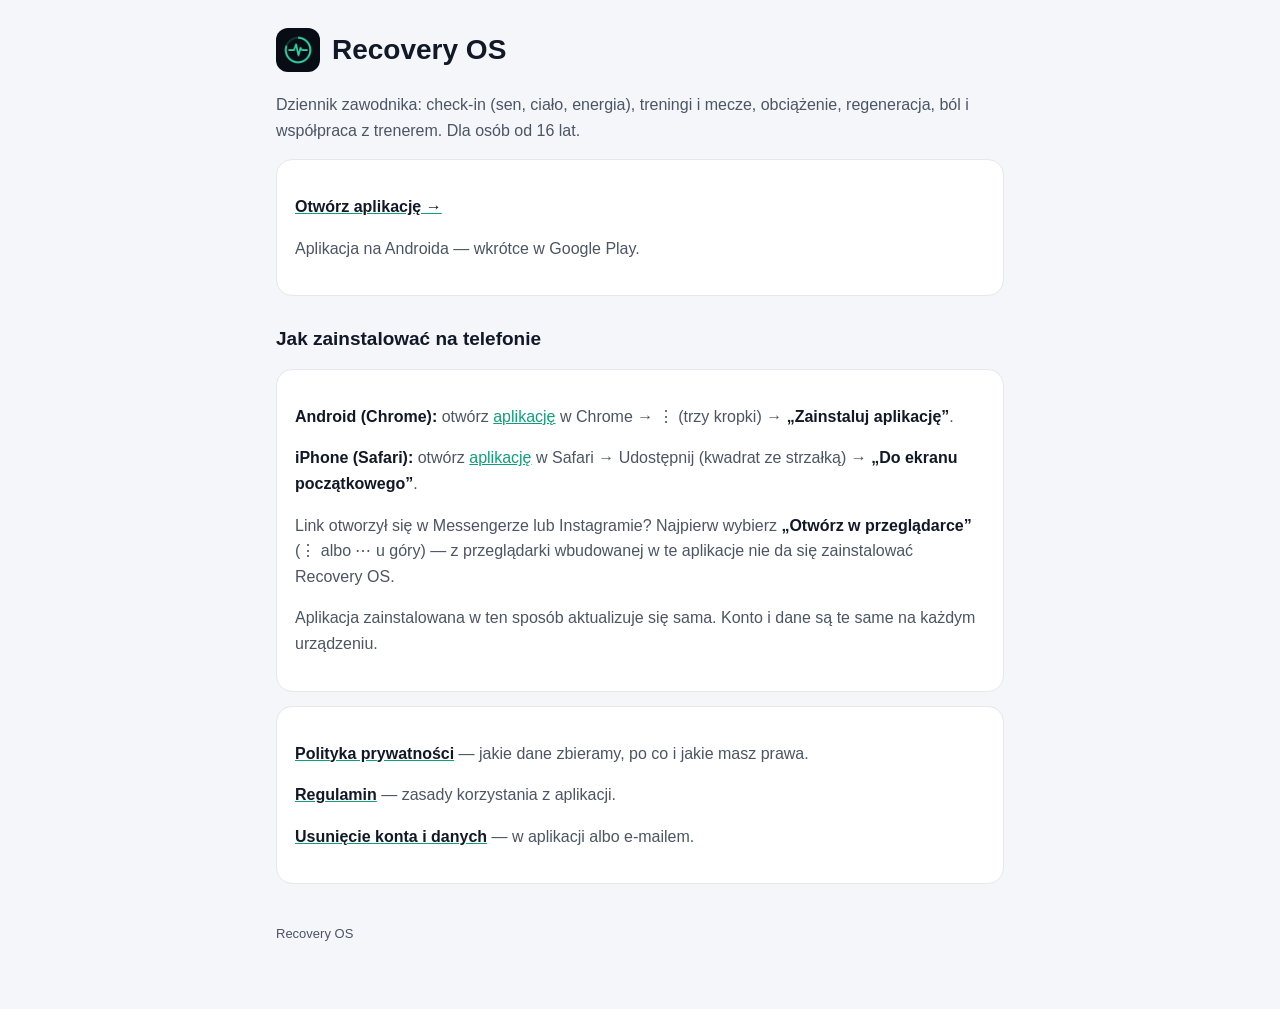
<file: index.html>
<!doctype html>
<html lang="pl">
<head>
<meta charset="utf-8"><meta name="viewport" content="width=device-width, initial-scale=1">
<title>Recovery OS</title>
<meta name="description" content="Recovery OS — dziennik zawodnika: check-in, treningi i mecze, regeneracja, ból i współpraca z trenerem.">
<link rel="stylesheet" href="styl.css"><link rel="icon" href="ikona.png">
</head>
<body><main>
<header><img src="ikona.png" alt=""><h1>Recovery OS</h1></header>
<p>Dziennik zawodnika: check-in (sen, ciało, energia), treningi i mecze, obciążenie, regeneracja, ból i współpraca z trenerem. Dla osób od 16 lat.</p>
<div class="card">
  <p><a href="app/"><strong>Otwórz aplikację →</strong></a></p>
  <p>Aplikacja na Androida — wkrótce w Google Play.</p>
</div>
<h2>Jak zainstalować na telefonie</h2>
<div class="card">
  <p><strong>Android (Chrome):</strong> otwórz <a href="app/">aplikację</a> w Chrome → ⋮ (trzy kropki) → <strong>„Zainstaluj aplikację”</strong>.</p>
  <p><strong>iPhone (Safari):</strong> otwórz <a href="app/">aplikację</a> w Safari → Udostępnij (kwadrat ze strzałką) → <strong>„Do ekranu początkowego”</strong>.</p>
  <p>Link otworzył się w Messengerze lub Instagramie? Najpierw wybierz <strong>„Otwórz w przeglądarce”</strong> (⋮ albo ⋯ u góry) — z przeglądarki wbudowanej w te aplikacje nie da się zainstalować Recovery OS.</p>
  <p>Aplikacja zainstalowana w ten sposób aktualizuje się sama. Konto i dane są te same na każdym urządzeniu.</p>
</div>
<div class="card">
  <p><a href="polityka-prywatnosci.html"><strong>Polityka prywatności</strong></a> — jakie dane zbieramy, po co i jakie masz prawa.</p>
  <p><a href="regulamin.html"><strong>Regulamin</strong></a> — zasady korzystania z aplikacji.</p>
  <p><a href="usun-konto.html"><strong>Usunięcie konta i danych</strong></a> — w aplikacji albo e-mailem.</p>
</div>
<footer>Recovery OS</footer>
</main></body>
</html>
</file>
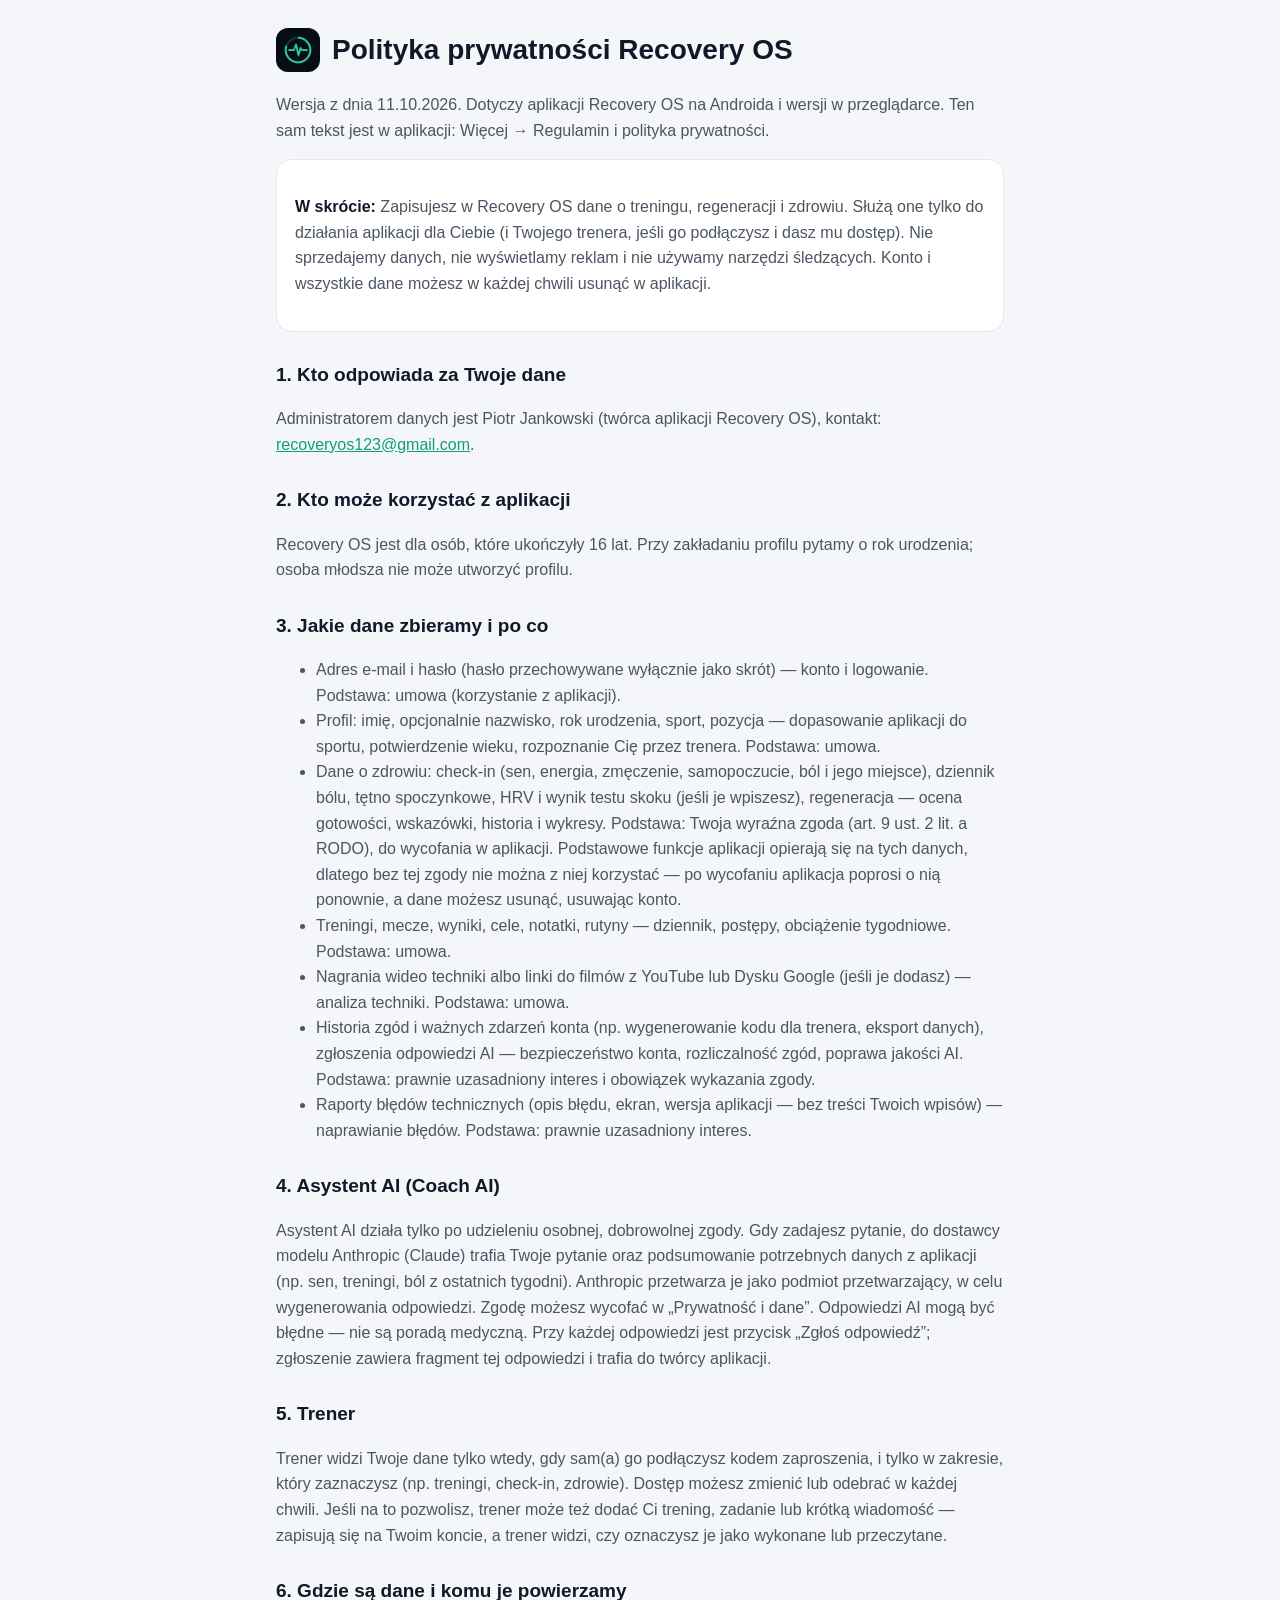
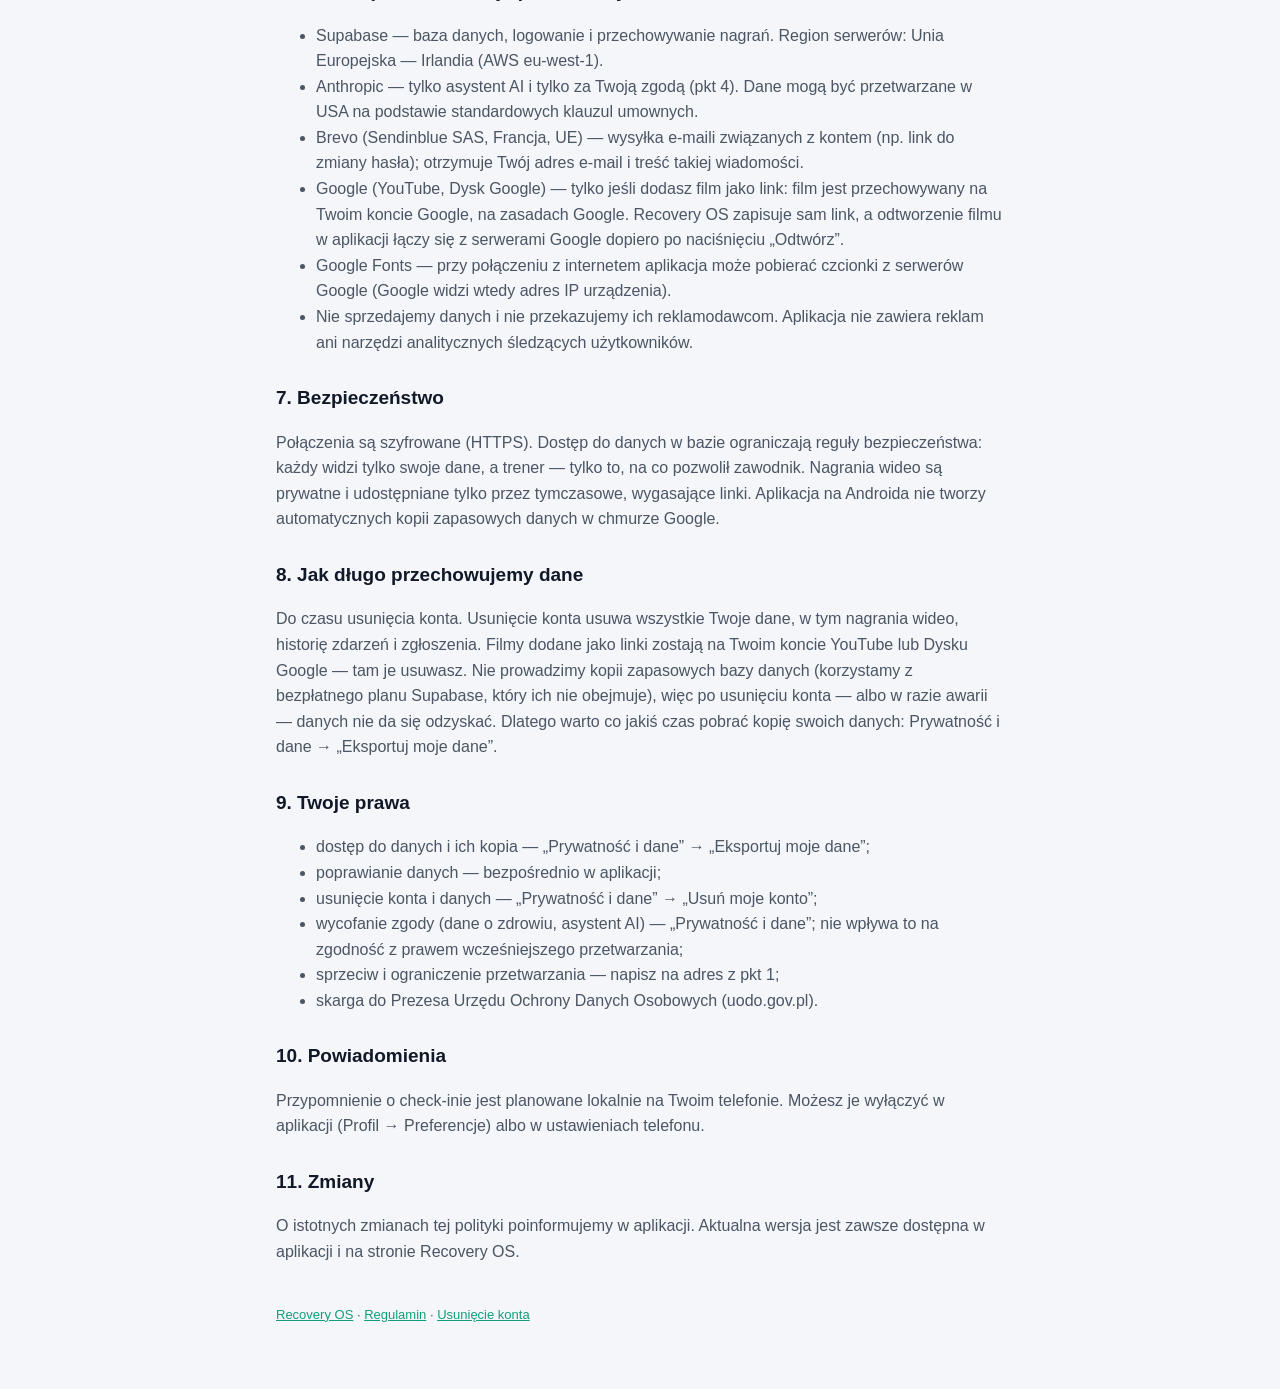
<file: polityka-prywatnosci.html>
<!doctype html>
<html lang="pl">
<head>
<meta charset="utf-8"><meta name="viewport" content="width=device-width, initial-scale=1">
<title>Polityka prywatności — Recovery OS</title>
<link rel="stylesheet" href="styl.css"><link rel="icon" href="ikona.png">
</head>
<body><main>
<!-- Plik wygenerowany przez wydania/generuj-dokumenty.py z tekstu w aplikacji. Nie edytuj ręcznie — zmień tekst w aplikacji i wygeneruj ponownie. -->
<header><img src="ikona.png" alt=""><h1>Polityka prywatności Recovery OS</h1></header>
<p>Wersja z dnia 11.10.2026. Dotyczy aplikacji Recovery OS na Androida i wersji w przeglądarce. Ten sam tekst jest w aplikacji: Więcej → Regulamin i polityka prywatności.</p>
<div class="card">
<p><strong>W skrócie:</strong> Zapisujesz w Recovery OS dane o treningu, regeneracji i zdrowiu. Służą one tylko do działania aplikacji dla Ciebie (i Twojego trenera, jeśli go podłączysz i dasz mu dostęp). Nie sprzedajemy danych, nie wyświetlamy reklam i nie używamy narzędzi śledzących. Konto i wszystkie dane możesz w każdej chwili usunąć w aplikacji.</p>
</div>
<section>
<h2>1. Kto odpowiada za Twoje dane</h2>
<p>Administratorem danych jest Piotr Jankowski (twórca aplikacji Recovery OS), kontakt: <a href="mailto:recoveryos123@gmail.com">recoveryos123@gmail.com</a>.</p>
</section>
<section>
<h2>2. Kto może korzystać z aplikacji</h2>
<p>Recovery OS jest dla osób, które ukończyły 16 lat. Przy zakładaniu profilu pytamy o rok urodzenia; osoba młodsza nie może utworzyć profilu.</p>
</section>
<section>
<h2>3. Jakie dane zbieramy i po co</h2>
<ul>
<li>Adres e-mail i hasło (hasło przechowywane wyłącznie jako skrót) — konto i logowanie. Podstawa: umowa (korzystanie z aplikacji).</li>
<li>Profil: imię, opcjonalnie nazwisko, rok urodzenia, sport, pozycja — dopasowanie aplikacji do sportu, potwierdzenie wieku, rozpoznanie Cię przez trenera. Podstawa: umowa.</li>
<li>Dane o zdrowiu: check-in (sen, energia, zmęczenie, samopoczucie, ból i jego miejsce), dziennik bólu, tętno spoczynkowe, HRV i wynik testu skoku (jeśli je wpiszesz), regeneracja — ocena gotowości, wskazówki, historia i wykresy. Podstawa: Twoja wyraźna zgoda (art. 9 ust. 2 lit. a RODO), do wycofania w aplikacji. Podstawowe funkcje aplikacji opierają się na tych danych, dlatego bez tej zgody nie można z niej korzystać — po wycofaniu aplikacja poprosi o nią ponownie, a dane możesz usunąć, usuwając konto.</li>
<li>Treningi, mecze, wyniki, cele, notatki, rutyny — dziennik, postępy, obciążenie tygodniowe. Podstawa: umowa.</li>
<li>Nagrania wideo techniki albo linki do filmów z YouTube lub Dysku Google (jeśli je dodasz) — analiza techniki. Podstawa: umowa.</li>
<li>Historia zgód i ważnych zdarzeń konta (np. wygenerowanie kodu dla trenera, eksport danych), zgłoszenia odpowiedzi AI — bezpieczeństwo konta, rozliczalność zgód, poprawa jakości AI. Podstawa: prawnie uzasadniony interes i obowiązek wykazania zgody.</li>
<li>Raporty błędów technicznych (opis błędu, ekran, wersja aplikacji — bez treści Twoich wpisów) — naprawianie błędów. Podstawa: prawnie uzasadniony interes.</li>
</ul>
</section>
<section>
<h2>4. Asystent AI (Coach AI)</h2>
<p>Asystent AI działa tylko po udzieleniu osobnej, dobrowolnej zgody. Gdy zadajesz pytanie, do dostawcy modelu Anthropic (Claude) trafia Twoje pytanie oraz podsumowanie potrzebnych danych z aplikacji (np. sen, treningi, ból z ostatnich tygodni). Anthropic przetwarza je jako podmiot przetwarzający, w celu wygenerowania odpowiedzi. Zgodę możesz wycofać w „Prywatność i dane”. Odpowiedzi AI mogą być błędne — nie są poradą medyczną. Przy każdej odpowiedzi jest przycisk „Zgłoś odpowiedź”; zgłoszenie zawiera fragment tej odpowiedzi i trafia do twórcy aplikacji.</p>
</section>
<section>
<h2>5. Trener</h2>
<p>Trener widzi Twoje dane tylko wtedy, gdy sam(a) go podłączysz kodem zaproszenia, i tylko w zakresie, który zaznaczysz (np. treningi, check-in, zdrowie). Dostęp możesz zmienić lub odebrać w każdej chwili. Jeśli na to pozwolisz, trener może też dodać Ci trening, zadanie lub krótką wiadomość — zapisują się na Twoim koncie, a trener widzi, czy oznaczysz je jako wykonane lub przeczytane.</p>
</section>
<section>
<h2>6. Gdzie są dane i komu je powierzamy</h2>
<ul>
<li>Supabase — baza danych, logowanie i przechowywanie nagrań. Region serwerów: Unia Europejska — Irlandia (AWS eu-west-1).</li>
<li>Anthropic — tylko asystent AI i tylko za Twoją zgodą (pkt 4). Dane mogą być przetwarzane w USA na podstawie standardowych klauzul umownych.</li>
<li>Brevo (Sendinblue SAS, Francja, UE) — wysyłka e-maili związanych z kontem (np. link do zmiany hasła); otrzymuje Twój adres e-mail i treść takiej wiadomości.</li>
<li>Google (YouTube, Dysk Google) — tylko jeśli dodasz film jako link: film jest przechowywany na Twoim koncie Google, na zasadach Google. Recovery OS zapisuje sam link, a odtworzenie filmu w aplikacji łączy się z serwerami Google dopiero po naciśnięciu „Odtwórz”.</li>
<li>Google Fonts — przy połączeniu z internetem aplikacja może pobierać czcionki z serwerów Google (Google widzi wtedy adres IP urządzenia).</li>
<li>Nie sprzedajemy danych i nie przekazujemy ich reklamodawcom. Aplikacja nie zawiera reklam ani narzędzi analitycznych śledzących użytkowników.</li>
</ul>
</section>
<section>
<h2>7. Bezpieczeństwo</h2>
<p>Połączenia są szyfrowane (HTTPS). Dostęp do danych w bazie ograniczają reguły bezpieczeństwa: każdy widzi tylko swoje dane, a trener — tylko to, na co pozwolił zawodnik. Nagrania wideo są prywatne i udostępniane tylko przez tymczasowe, wygasające linki. Aplikacja na Androida nie tworzy automatycznych kopii zapasowych danych w chmurze Google.</p>
</section>
<section>
<h2>8. Jak długo przechowujemy dane</h2>
<p>Do czasu usunięcia konta. Usunięcie konta usuwa wszystkie Twoje dane, w tym nagrania wideo, historię zdarzeń i zgłoszenia. Filmy dodane jako linki zostają na Twoim koncie YouTube lub Dysku Google — tam je usuwasz. Nie prowadzimy kopii zapasowych bazy danych (korzystamy z bezpłatnego planu Supabase, który ich nie obejmuje), więc po usunięciu konta — albo w razie awarii — danych nie da się odzyskać. Dlatego warto co jakiś czas pobrać kopię swoich danych: Prywatność i dane → „Eksportuj moje dane”.</p>
</section>
<section>
<h2>9. Twoje prawa</h2>
<ul>
<li>dostęp do danych i ich kopia — „Prywatność i dane” → „Eksportuj moje dane”;</li>
<li>poprawianie danych — bezpośrednio w aplikacji;</li>
<li>usunięcie konta i danych — „Prywatność i dane” → „Usuń moje konto”;</li>
<li>wycofanie zgody (dane o zdrowiu, asystent AI) — „Prywatność i dane”; nie wpływa to na zgodność z prawem wcześniejszego przetwarzania;</li>
<li>sprzeciw i ograniczenie przetwarzania — napisz na adres z pkt 1;</li>
<li>skarga do Prezesa Urzędu Ochrony Danych Osobowych (uodo.gov.pl).</li>
</ul>
</section>
<section>
<h2>10. Powiadomienia</h2>
<p>Przypomnienie o check-inie jest planowane lokalnie na Twoim telefonie. Możesz je wyłączyć w aplikacji (Profil → Preferencje) albo w ustawieniach telefonu.</p>
</section>
<section>
<h2>11. Zmiany</h2>
<p>O istotnych zmianach tej polityki poinformujemy w aplikacji. Aktualna wersja jest zawsze dostępna w aplikacji i na stronie Recovery OS.</p>
</section>
<footer><a href="index.html">Recovery OS</a> · <a href="regulamin.html">Regulamin</a> · <a href="usun-konto.html">Usunięcie konta</a></footer>
</main></body>
</html>
</file>
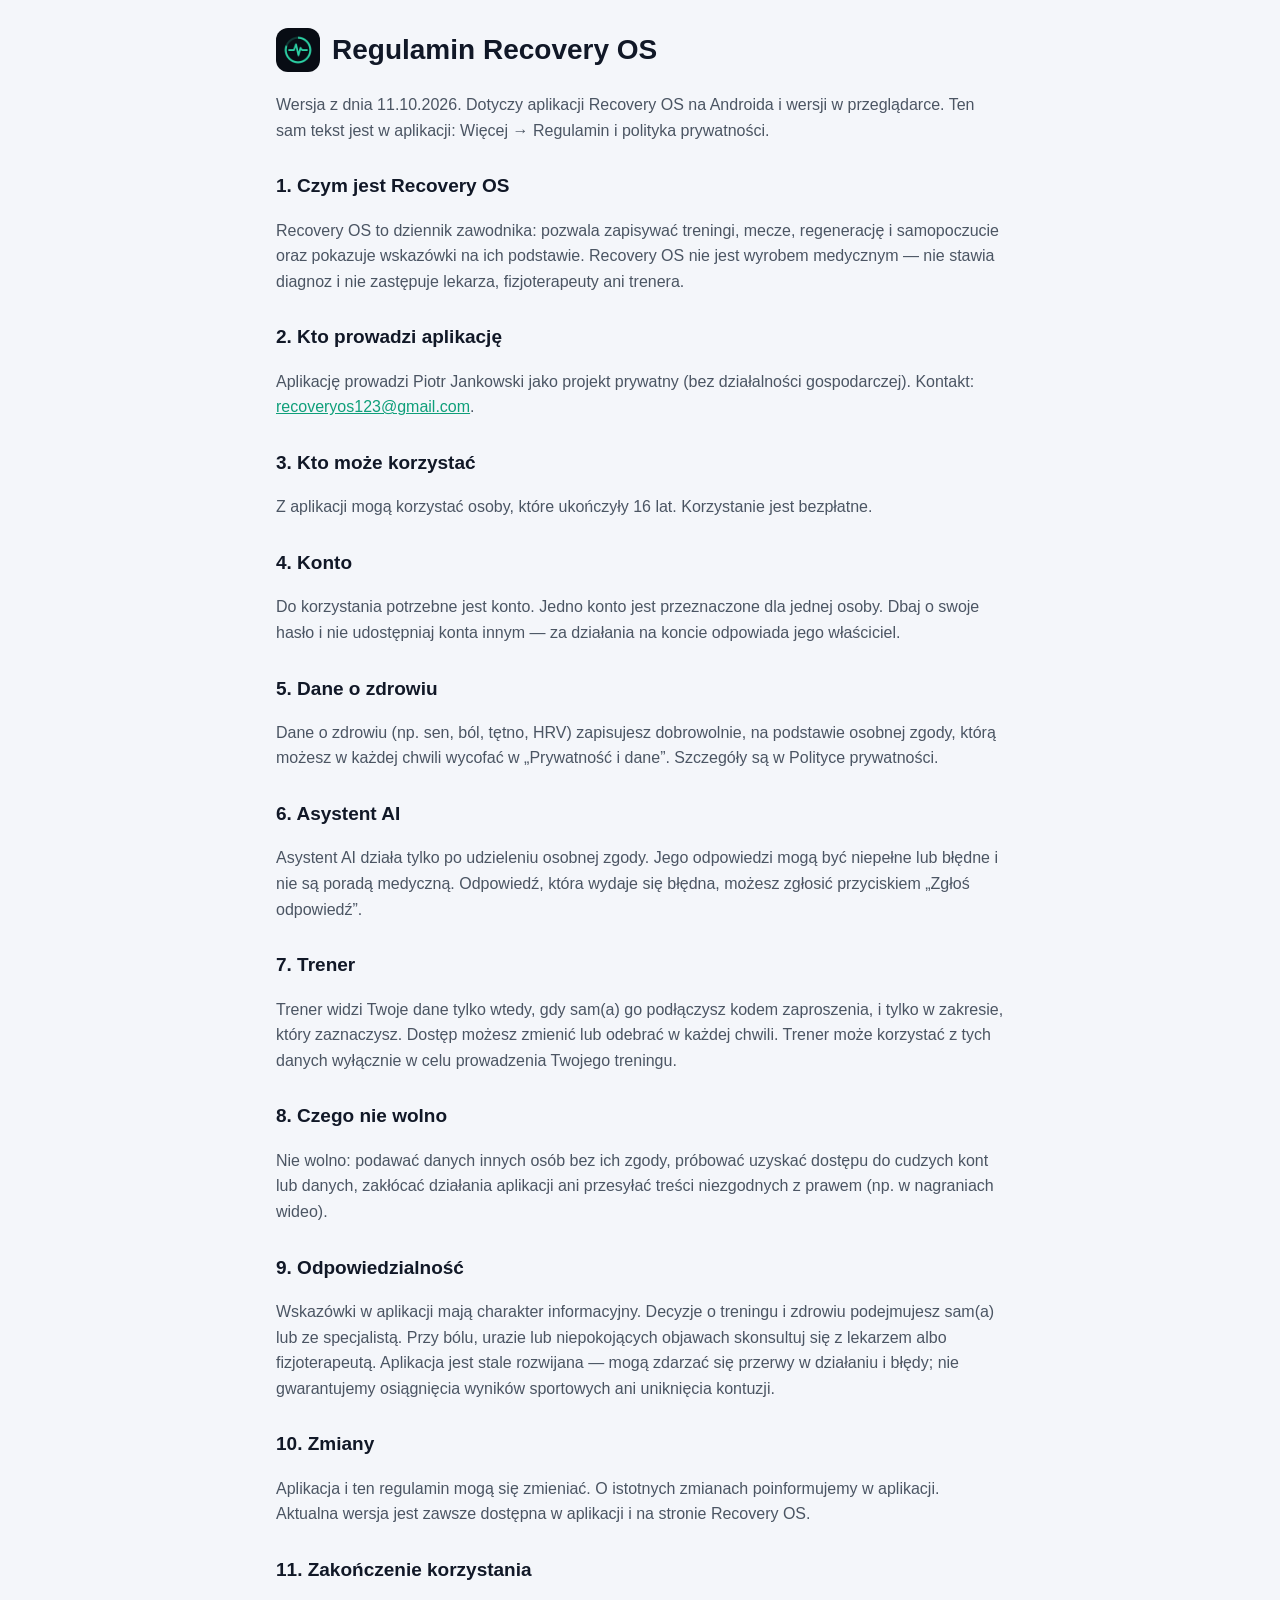
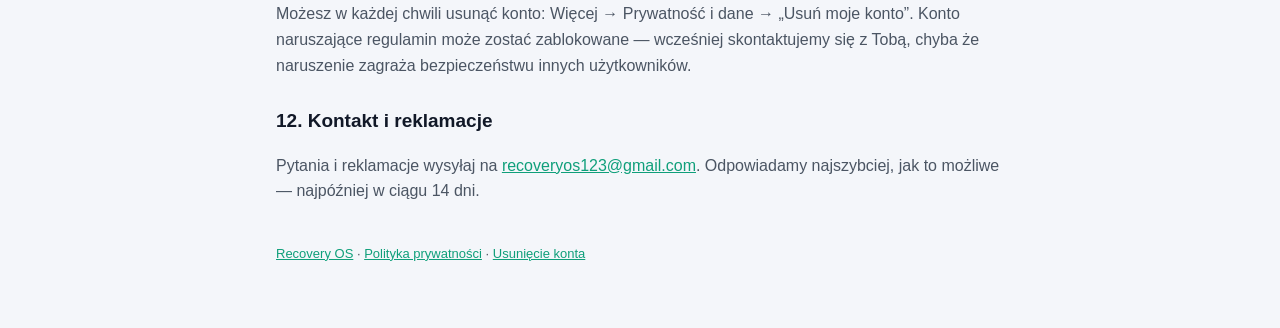
<file: regulamin.html>
<!doctype html>
<html lang="pl">
<head>
<meta charset="utf-8"><meta name="viewport" content="width=device-width, initial-scale=1">
<title>Regulamin — Recovery OS</title>
<link rel="stylesheet" href="styl.css"><link rel="icon" href="ikona.png">
</head>
<body><main>
<!-- Plik wygenerowany przez wydania/generuj-dokumenty.py z tekstu w aplikacji. Nie edytuj ręcznie — zmień tekst w aplikacji i wygeneruj ponownie. -->
<header><img src="ikona.png" alt=""><h1>Regulamin Recovery OS</h1></header>
<p>Wersja z dnia 11.10.2026. Dotyczy aplikacji Recovery OS na Androida i wersji w przeglądarce. Ten sam tekst jest w aplikacji: Więcej → Regulamin i polityka prywatności.</p>
<section>
<h2>1. Czym jest Recovery OS</h2>
<p>Recovery OS to dziennik zawodnika: pozwala zapisywać treningi, mecze, regenerację i samopoczucie oraz pokazuje wskazówki na ich podstawie. Recovery OS nie jest wyrobem medycznym — nie stawia diagnoz i nie zastępuje lekarza, fizjoterapeuty ani trenera.</p>
</section>
<section>
<h2>2. Kto prowadzi aplikację</h2>
<p>Aplikację prowadzi Piotr Jankowski jako projekt prywatny (bez działalności gospodarczej). Kontakt: <a href="mailto:recoveryos123@gmail.com">recoveryos123@gmail.com</a>.</p>
</section>
<section>
<h2>3. Kto może korzystać</h2>
<p>Z aplikacji mogą korzystać osoby, które ukończyły 16 lat. Korzystanie jest bezpłatne.</p>
</section>
<section>
<h2>4. Konto</h2>
<p>Do korzystania potrzebne jest konto. Jedno konto jest przeznaczone dla jednej osoby. Dbaj o swoje hasło i nie udostępniaj konta innym — za działania na koncie odpowiada jego właściciel.</p>
</section>
<section>
<h2>5. Dane o zdrowiu</h2>
<p>Dane o zdrowiu (np. sen, ból, tętno, HRV) zapisujesz dobrowolnie, na podstawie osobnej zgody, którą możesz w każdej chwili wycofać w „Prywatność i dane”. Szczegóły są w Polityce prywatności.</p>
</section>
<section>
<h2>6. Asystent AI</h2>
<p>Asystent AI działa tylko po udzieleniu osobnej zgody. Jego odpowiedzi mogą być niepełne lub błędne i nie są poradą medyczną. Odpowiedź, która wydaje się błędna, możesz zgłosić przyciskiem „Zgłoś odpowiedź”.</p>
</section>
<section>
<h2>7. Trener</h2>
<p>Trener widzi Twoje dane tylko wtedy, gdy sam(a) go podłączysz kodem zaproszenia, i tylko w zakresie, który zaznaczysz. Dostęp możesz zmienić lub odebrać w każdej chwili. Trener może korzystać z tych danych wyłącznie w celu prowadzenia Twojego treningu.</p>
</section>
<section>
<h2>8. Czego nie wolno</h2>
<p>Nie wolno: podawać danych innych osób bez ich zgody, próbować uzyskać dostępu do cudzych kont lub danych, zakłócać działania aplikacji ani przesyłać treści niezgodnych z prawem (np. w nagraniach wideo).</p>
</section>
<section>
<h2>9. Odpowiedzialność</h2>
<p>Wskazówki w aplikacji mają charakter informacyjny. Decyzje o treningu i zdrowiu podejmujesz sam(a) lub ze specjalistą. Przy bólu, urazie lub niepokojących objawach skonsultuj się z lekarzem albo fizjoterapeutą. Aplikacja jest stale rozwijana — mogą zdarzać się przerwy w działaniu i błędy; nie gwarantujemy osiągnięcia wyników sportowych ani uniknięcia kontuzji.</p>
</section>
<section>
<h2>10. Zmiany</h2>
<p>Aplikacja i ten regulamin mogą się zmieniać. O istotnych zmianach poinformujemy w aplikacji. Aktualna wersja jest zawsze dostępna w aplikacji i na stronie Recovery OS.</p>
</section>
<section>
<h2>11. Zakończenie korzystania</h2>
<p>Możesz w każdej chwili usunąć konto: Więcej → Prywatność i dane → „Usuń moje konto”. Konto naruszające regulamin może zostać zablokowane — wcześniej skontaktujemy się z Tobą, chyba że naruszenie zagraża bezpieczeństwu innych użytkowników.</p>
</section>
<section>
<h2>12. Kontakt i reklamacje</h2>
<p>Pytania i reklamacje wysyłaj na <a href="mailto:recoveryos123@gmail.com">recoveryos123@gmail.com</a>. Odpowiadamy najszybciej, jak to możliwe — najpóźniej w ciągu 14 dni.</p>
</section>
<footer><a href="index.html">Recovery OS</a> · <a href="polityka-prywatnosci.html">Polityka prywatności</a> · <a href="usun-konto.html">Usunięcie konta</a></footer>
</main></body>
</html>
</file>
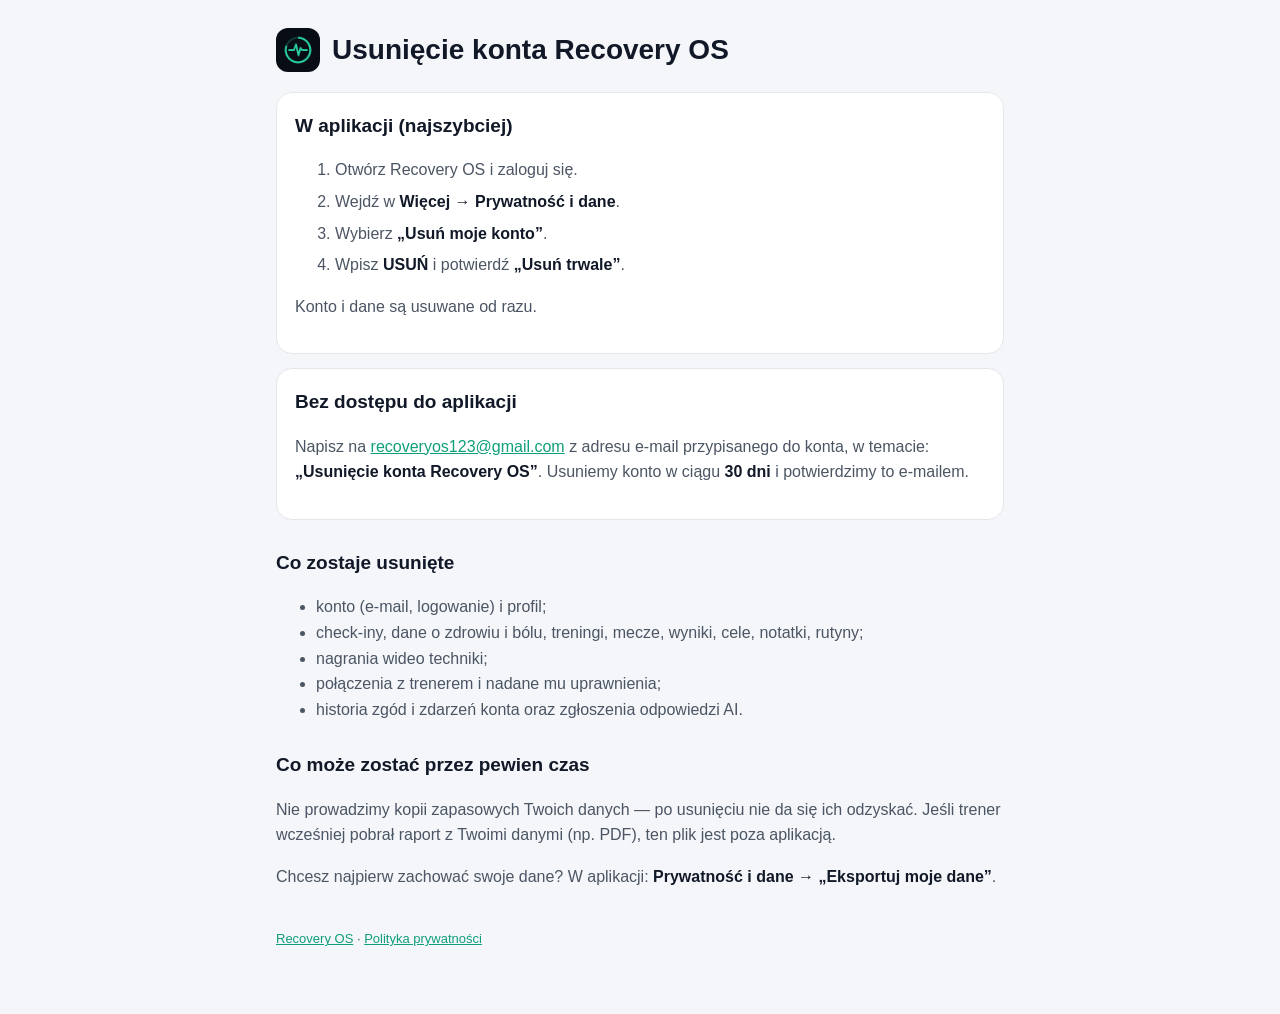
<file: usun-konto.html>
<!doctype html>
<html lang="pl">
<head>
<meta charset="utf-8"><meta name="viewport" content="width=device-width, initial-scale=1">
<title>Usunięcie konta — Recovery OS</title>
<link rel="stylesheet" href="styl.css"><link rel="icon" href="ikona.png">
</head>
<body><main>
<header><img src="ikona.png" alt=""><h1>Usunięcie konta Recovery OS</h1></header>

<div class="card">
<h2 style="margin-top:0">W aplikacji (najszybciej)</h2>
<ol>
<li>Otwórz Recovery OS i zaloguj się.</li>
<li>Wejdź w <strong>Więcej → Prywatność i dane</strong>.</li>
<li>Wybierz <strong>„Usuń moje konto”</strong>.</li>
<li>Wpisz <strong>USUŃ</strong> i potwierdź <strong>„Usuń trwale”</strong>.</li>
</ol>
<p>Konto i dane są usuwane od razu.</p>
</div>

<div class="card">
<h2 style="margin-top:0">Bez dostępu do aplikacji</h2>
<p>Napisz na <a href="mailto:recoveryos123@gmail.com">recoveryos123@gmail.com</a> z adresu e-mail przypisanego do konta,
w temacie: <strong>„Usunięcie konta Recovery OS”</strong>. Usuniemy konto w ciągu <strong>30 dni</strong> i potwierdzimy to e-mailem.</p>
</div>

<h2>Co zostaje usunięte</h2>
<ul>
<li>konto (e-mail, logowanie) i profil;</li>
<li>check-iny, dane o zdrowiu i bólu, treningi, mecze, wyniki, cele, notatki, rutyny;</li>
<li>nagrania wideo techniki;</li>
<li>połączenia z trenerem i nadane mu uprawnienia;</li>
<li>historia zgód i zdarzeń konta oraz zgłoszenia odpowiedzi AI.</li>
</ul>
<h2>Co może zostać przez pewien czas</h2>
<p>Nie prowadzimy kopii zapasowych Twoich danych — po usunięciu nie da się ich odzyskać.
Jeśli trener wcześniej pobrał raport z Twoimi danymi (np. PDF), ten plik jest poza aplikacją.</p>
<p>Chcesz najpierw zachować swoje dane? W aplikacji: <strong>Prywatność i dane → „Eksportuj moje dane”</strong>.</p>

<footer><a href="index.html">Recovery OS</a> · <a href="polityka-prywatnosci.html">Polityka prywatności</a></footer>
</main></body>
</html>
</file>
<file: styl.css>
:root { --bg: #f4f6fa; --card: #ffffff; --text: #111827; --dim: #4b5563; --acc: #0f9f7a; --line: #e5e7eb; --warn: #b45309; }
@media (prefers-color-scheme: dark) { :root { --bg: #0b1220; --card: #111a2b; --text: #e8edf5; --dim: #a7b0c0; --acc: #2dd4a7; --line: #22304a; --warn: #f0b45a; } }
* { box-sizing: border-box; }
body { margin: 0; background: var(--bg); color: var(--text); font: 16px/1.6 -apple-system, "Segoe UI", Roboto, Inter, sans-serif; }
main { max-width: 760px; margin: 0 auto; padding: 28px 16px 64px; }
header { display: flex; align-items: center; gap: 12px; margin-bottom: 20px; }
header img { width: 44px; height: 44px; border-radius: 12px; }
h1 { font-size: 28px; line-height: 1.2; margin: 0; }
h2 { font-size: 19px; margin: 28px 0 8px; }
p, li { color: var(--dim); }
strong { color: var(--text); }
a { color: var(--acc); }
.card { background: var(--card); border: 1px solid var(--line); border-radius: 16px; padding: 18px; margin: 14px 0; }
.todo { color: var(--warn); font-weight: 700; }
table { width: 100%; border-collapse: collapse; font-size: 14px; }
th, td { text-align: left; padding: 8px 6px; border-top: 1px solid var(--line); vertical-align: top; color: var(--dim); }
th { color: var(--text); }
ol li { margin: 6px 0; }
footer { margin-top: 40px; font-size: 13px; color: var(--dim); }
</file>
